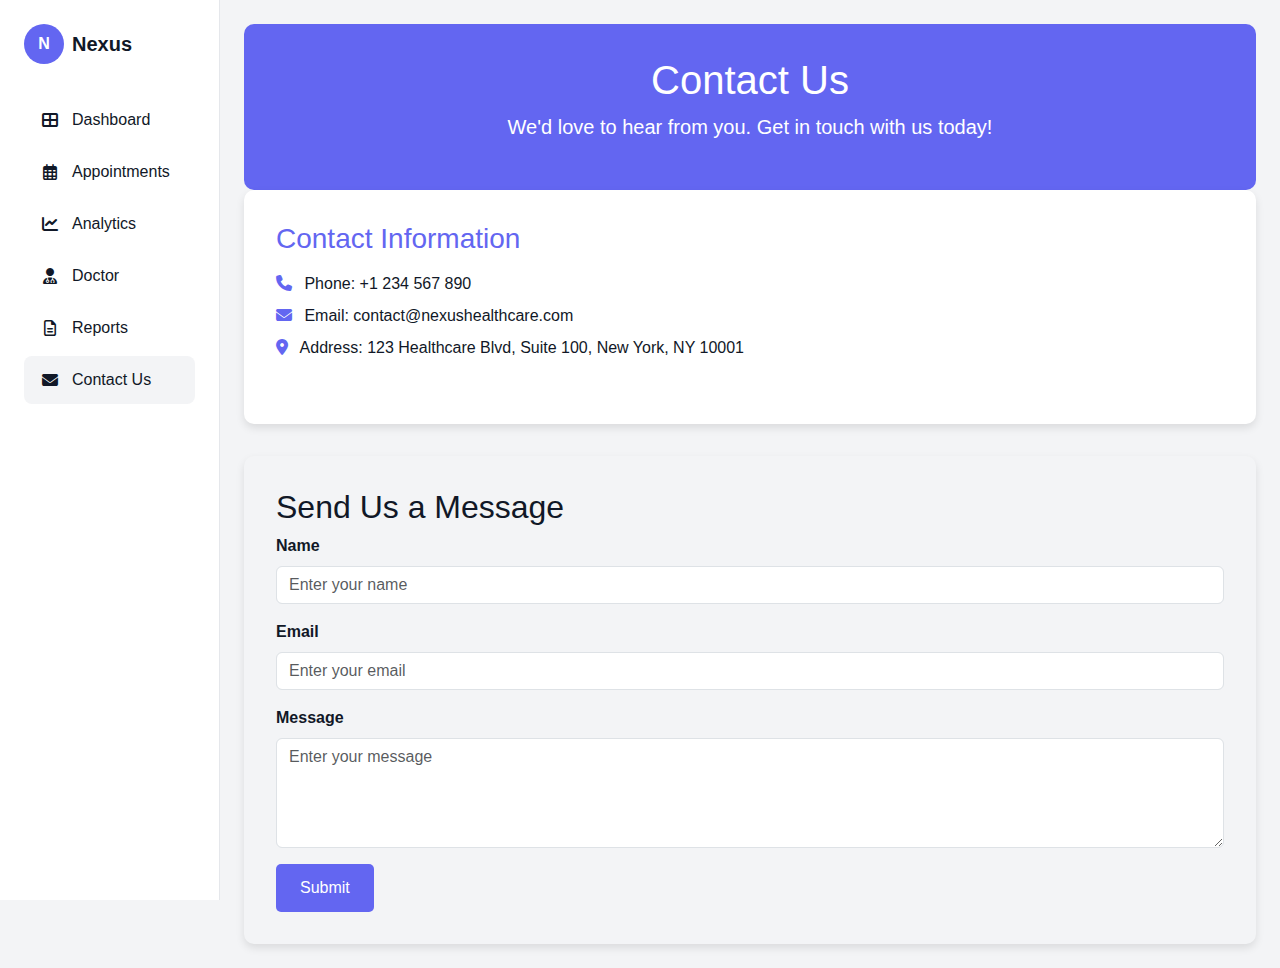
<file: MedVault-main/templates/contactus.html>
<!DOCTYPE html>
<html lang="en">
<head>
    <meta charset="UTF-8">
    <meta name="viewport" content="width=device-width, initial-scale=1.0">
    <title>Contact Us - Nexus Healthcare</title>
    <!-- Bootstrap CSS -->
    <link href="https://cdn.jsdelivr.net/npm/bootstrap@5.3.0-alpha1/dist/css/bootstrap.min.css" rel="stylesheet">
    <!-- Font Awesome Icons -->
    <link rel="stylesheet" href="https://cdnjs.cloudflare.com/ajax/libs/font-awesome/6.4.0/css/all.min.css">
    <style>
        /* Global Styles */
        :root {
            --primary-color: #6366f1;
            --secondary-color: #f3f4f6;
            --dark-color: #111827;
            --light-color: #ffffff;
            --border-color: #e5e7eb;
        }

        body {
            font-family: 'Inter', sans-serif;
            background-color: var(--secondary-color);
            color: var(--dark-color);
        }

        /* Sidebar Styles */
        .sidebar {
            background-color: var(--light-color);
            height: 100vh;
            position: fixed;
            width: 220px;
            border-right: 1px solid var(--border-color);
            padding: 1.5rem;
            display: flex;
            flex-direction: column;
        }

        .logo {
            display: flex;
            align-items: center;
            margin-bottom: 2rem;
        }

        .logo-icon {
            width: 40px;
            height: 40px;
            background-color: var(--primary-color);
            border-radius: 50%;
            display: flex;
            align-items: center;
            justify-content: center;
            color: white;
            font-weight: bold;
            margin-right: 0.5rem;
        }

        .nav-link {
            display: flex;
            align-items: center;
            padding: 0.75rem 1rem;
            color: var(--dark-color);
            border-radius: 0.5rem;
            margin-bottom: 0.25rem;
            text-decoration: none;
        }

        .nav-link i {
            margin-right: 0.75rem;
            width: 20px;
            text-align: center;
        }

        .nav-link.active {
            background-color: #f3f4f6;
            font-weight: 500;
        }

        .nav-link:hover {
            background-color: #f3f4f6;
        }

        /* Main Content Styles */
        .main-content {
            margin-left: 220px;
            padding: 1.5rem;
        }

        /* Contact Us Styles */
        .contact-header {
            background-color: var(--primary-color);
            color: white;
            padding: 2rem;
            border-radius: 10px;
            text-align: center;
        }

        .contact-header h1 {
            font-size: 2.5rem;
            margin-bottom: 0.5rem;
        }

        .contact-header p {
            font-size: 1.25rem;
        }

        .contact-section {
            background-color: var(--light-color);
            padding: 2rem;
            border-radius: 10px;
            box-shadow: 0 4px 8px rgba(0, 0, 0, 0.1);
            margin-bottom: 2rem;
        }

        .contact-section h2 {
            font-size: 1.75rem;
            margin-bottom: 1rem;
            color: var(--primary-color);
        }

        .contact-info {
            margin-bottom: 2rem;
        }

        .contact-info p {
            margin-bottom: 0.5rem;
        }

        .contact-info i {
            color: var(--primary-color);
            margin-right: 0.5rem;
        }

        .contact-form {
            background-color: var(--secondary-color);
            padding: 2rem;
            border-radius: 10px;
            box-shadow: 0 4px 8px rgba(0, 0, 0, 0.1);
        }

        .contact-form label {
            font-weight: bold;
        }

        .contact-form button {
            background-color: var(--primary-color);
            color: white;
            border: none;
            padding: 0.75rem 1.5rem;
            border-radius: 5px;
            cursor: pointer;
        }

        .contact-form button:hover {
            background-color: #4f46e5;
        }
    </style>
</head>
<body>
    <!-- Main Container -->
    <div class="container-fluid p-0">
        <div class="row g-0">
            <!-- Sidebar -->
            <div class="col-auto">
                <div class="sidebar">
                    <!-- Logo -->
                    <div class="logo">
                        <div class="logo-icon">N</div>
                        <div class="logo-text fw-bold fs-5">Nexus</div>
                    </div>
                    
                    <!-- Navigation -->
                    <nav>
                        <a href="dashboard.html" class="nav-link">
                            <i class="fas fa-th-large"></i>
                            <span>Dashboard</span>
                        </a>
                        <a href="appointments.html" class="nav-link">
                            <i class="far fa-calendar-alt"></i>
                            <span>Appointments</span>
                        </a>
                        <a href="analytics.html" class="nav-link">
                            <i class="fas fa-chart-line"></i>
                            <span>Analytics</span>
                        </a>
                        <a href="doctor.html" class="nav-link">
                            <i class="fas fa-user-md"></i>
                            <span>Doctor</span>
                        </a>
                        <a href="reports.html" class="nav-link">
                            <i class="far fa-file-alt"></i>
                            <span>Reports</span>
                        </a>
                        <a href="contactus.html" class="nav-link active">
                            <i class="fas fa-envelope"></i>
                            <span>Contact Us</span>
                        </a>
                    </nav>
                </div>
            </div>
            
            <!-- Main Content -->
            <div class="col">
                <div class="main-content">
                    <!-- Header -->
                    <div class="contact-header">
                        <h1>Contact Us</h1>
                        <p>We'd love to hear from you. Get in touch with us today!</p>
                    </div>

                    <!-- Contact Information -->
                    <div class="contact-section">
                        <h2>Contact Information</h2>
                        <div class="contact-info">
                            <p><i class="fas fa-phone"></i> Phone: +1 234 567 890</p>
                            <p><i class="fas fa-envelope"></i> Email: contact@nexushealthcare.com</p>
                            <p><i class="fas fa-map-marker-alt"></i> Address: 123 Healthcare Blvd, Suite 100, New York, NY 10001</p>
                        </div>
                    </div>

                    <!-- Contact Form -->
                    <div class="contact-form">
                        <h2>Send Us a Message</h2>
                        <form>
                            <div class="mb-3">
                                <label for="name" class="form-label">Name</label>
                                <input type="text" class="form-control" id="name" placeholder="Enter your name">
                            </div>
                            <div class="mb-3">
                                <label for="email" class="form-label">Email</label>
                                <input type="email" class="form-control" id="email" placeholder="Enter your email">
                            </div>
                            <div class="mb-3">
                                <label for="message" class="form-label">Message</label>
                                <textarea class="form-control" id="message" rows="4" placeholder="Enter your message"></textarea>
                            </div>
                            <button type="submit">Submit</button>
                        </form>
                    </div>
                </div>
            </div>
        </div>
    </div>

    <!-- Bootstrap JS Bundle with Popper -->
    <script src="https://cdn.jsdelivr.net/npm/bootstrap@5.3.0-alpha1/dist/js/bootstrap.bundle.min.js"></script>
</body>
</html>
</file>
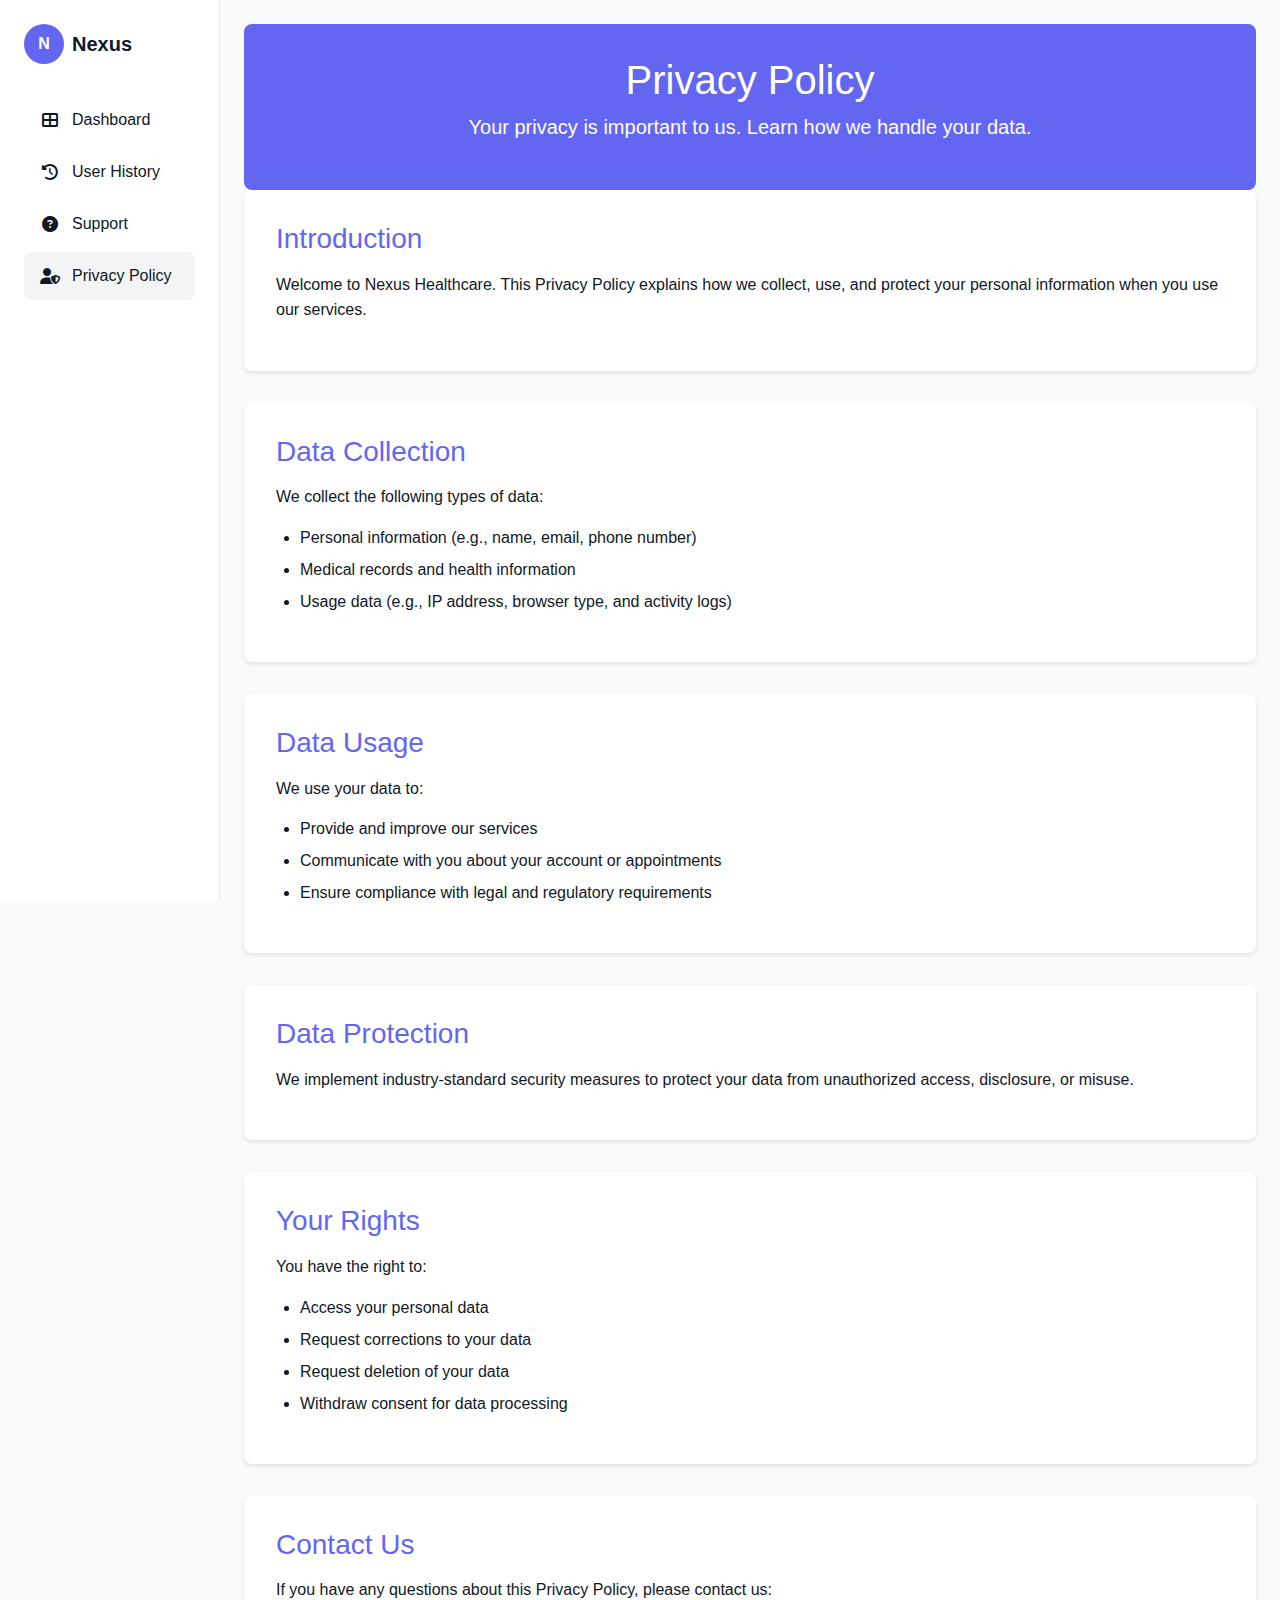
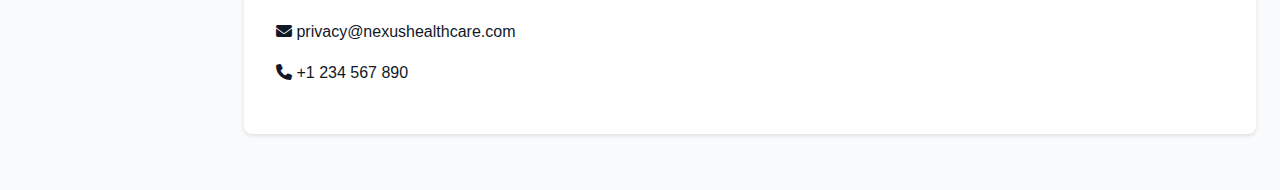
<file: MedVault-main/templates/privacy.html>
<!DOCTYPE html>
<html lang="en">
<head>
    <meta charset="UTF-8">
    <meta name="viewport" content="width=device-width, initial-scale=1.0">
    <title>Privacy Policy - Nexus Healthcare</title>
    <!-- Bootstrap CSS -->
    <link href="https://cdn.jsdelivr.net/npm/bootstrap@5.3.0-alpha1/dist/css/bootstrap.min.css" rel="stylesheet">
    <!-- Font Awesome Icons -->
    <link rel="stylesheet" href="https://cdnjs.cloudflare.com/ajax/libs/font-awesome/6.4.0/css/all.min.css">
    <style>
        /* Global Styles */
        :root {
            --primary-color: #6366f1;
            --secondary-color: #f3f4f6;
            --dark-color: #111827;
            --light-color: #ffffff;
            --border-color: #e5e7eb;
        }

        body {
            font-family: 'Inter', -apple-system, BlinkMacSystemFont, 'Segoe UI', Roboto, Oxygen, Ubuntu, Cantarell, sans-serif;
            background-color: #f9fafb;
            color: var(--dark-color);
        }

        /* Sidebar Styles */
        .sidebar {
            background-color: var(--light-color);
            height: 100vh;
            position: fixed;
            width: 220px;
            border-right: 1px solid var(--border-color);
            padding: 1.5rem;
            display: flex;
            flex-direction: column;
            z-index: 1000;
        }

        .logo {
            display: flex;
            align-items: center;
            margin-bottom: 2rem;
        }

        .logo-icon {
            width: 40px;
            height: 40px;
            background-color: var(--primary-color);
            border-radius: 50%;
            display: flex;
            align-items: center;
            justify-content: center;
            color: white;
            font-weight: bold;
            margin-right: 0.5rem;
        }

        .nav-link {
            display: flex;
            align-items: center;
            padding: 0.75rem 1rem;
            color: var(--dark-color);
            border-radius: 0.5rem;
            margin-bottom: 0.25rem;
            text-decoration: none;
        }

        .nav-link i {
            margin-right: 0.75rem;
            width: 20px;
            text-align: center;
        }

        .nav-link.active {
            background-color: #f3f4f6;
            font-weight: 500;
        }

        .nav-link:hover {
            background-color: #f3f4f6;
        }

        /* Main Content Styles */
        .main-content {
            margin-left: 220px;
            padding: 1.5rem;
        }

        .header {
            background-color: var(--primary-color);
            color: white;
            padding: 2rem 1rem;
            text-align: center;
            border-radius: 0.5rem;
        }

        .header h1 {
            font-size: 2.5rem;
            margin-bottom: 0.5rem;
        }

        .header p {
            font-size: 1.25rem;
        }

        .content-section {
            background-color: var(--light-color);
            padding: 2rem;
            border-radius: 0.5rem;
            box-shadow: 0 2px 4px rgba(0, 0, 0, 0.1);
            margin-bottom: 2rem;
        }

        .content-section h2 {
            font-size: 1.75rem;
            margin-bottom: 1rem;
            color: var(--primary-color);
        }

        .content-section p {
            margin-bottom: 1rem;
            line-height: 1.6;
        }

        .content-section ul {
            padding-left: 1.5rem;
        }

        .content-section ul li {
            margin-bottom: 0.5rem;
        }

        /* Responsive Styles */
        @media (max-width: 991.98px) {
            .sidebar {
                width: 70px;
                padding: 1rem 0.5rem;
            }

            .main-content {
                margin-left: 70px;
            }

            .logo-text, .nav-link span {
                display: none;
            }

            .logo {
                justify-content: center;
            }

            .nav-link {
                justify-content: center;
                padding: 0.75rem;
            }

            .nav-link i {
                margin-right: 0;
            }
        }

        @media (max-width: 767.98px) {
            .sidebar {
                display: none;
            }

            .main-content {
                margin-left: 0;
            }
        }
    </style>
</head>
<body>
    <!-- Sidebar -->
    <div class="sidebar">
        <div class="logo">
            <div class="logo-icon">N</div>
            <div class="logo-text fw-bold fs-5">Nexus</div>
        </div>
        <nav>
            <a href="dashboard.html" class="nav-link">
                <i class="fas fa-th-large"></i>
                <span>Dashboard</span>
            </a>
            <a href="userhistory.html" class="nav-link">
                <i class="fas fa-history"></i>
                <span>User History</span>
            </a>
            <a href="support.html" class="nav-link">
                <i class="fas fa-question-circle"></i>
                <span>Support</span>
            </a>
            <a href="privacy.html" class="nav-link active">
                <i class="fas fa-user-shield"></i>
                <span>Privacy Policy</span>
            </a>
        </nav>
    </div>

    <!-- Main Content -->
    <div class="main-content">
        <!-- Header Section -->
        <div class="header">
            <h1>Privacy Policy</h1>
            <p>Your privacy is important to us. Learn how we handle your data.</p>
        </div>

        <!-- Content Section -->
        <div class="content-section">
            <h2>Introduction</h2>
            <p>Welcome to Nexus Healthcare. This Privacy Policy explains how we collect, use, and protect your personal information when you use our services.</p>
        </div>

        <div class="content-section">
            <h2>Data Collection</h2>
            <p>We collect the following types of data:</p>
            <ul>
                <li>Personal information (e.g., name, email, phone number)</li>
                <li>Medical records and health information</li>
                <li>Usage data (e.g., IP address, browser type, and activity logs)</li>
            </ul>
        </div>

        <div class="content-section">
            <h2>Data Usage</h2>
            <p>We use your data to:</p>
            <ul>
                <li>Provide and improve our services</li>
                <li>Communicate with you about your account or appointments</li>
                <li>Ensure compliance with legal and regulatory requirements</li>
            </ul>
        </div>

        <div class="content-section">
            <h2>Data Protection</h2>
            <p>We implement industry-standard security measures to protect your data from unauthorized access, disclosure, or misuse.</p>
        </div>

        <div class="content-section">
            <h2>Your Rights</h2>
            <p>You have the right to:</p>
            <ul>
                <li>Access your personal data</li>
                <li>Request corrections to your data</li>
                <li>Request deletion of your data</li>
                <li>Withdraw consent for data processing</li>
            </ul>
        </div>

        <div class="content-section">
            <h2>Contact Us</h2>
            <p>If you have any questions about this Privacy Policy, please contact us:</p>
            <p><i class="fas fa-envelope"></i> privacy@nexushealthcare.com</p>
            <p><i class="fas fa-phone"></i> +1 234 567 890</p>
        </div>
    </div>

    <!-- Bootstrap JS Bundle with Popper -->
    <script src="https://cdn.jsdelivr.net/npm/bootstrap@5.3.0-alpha1/dist/js/bootstrap.bundle.min.js"></script>
</body>
</html>
</file>
